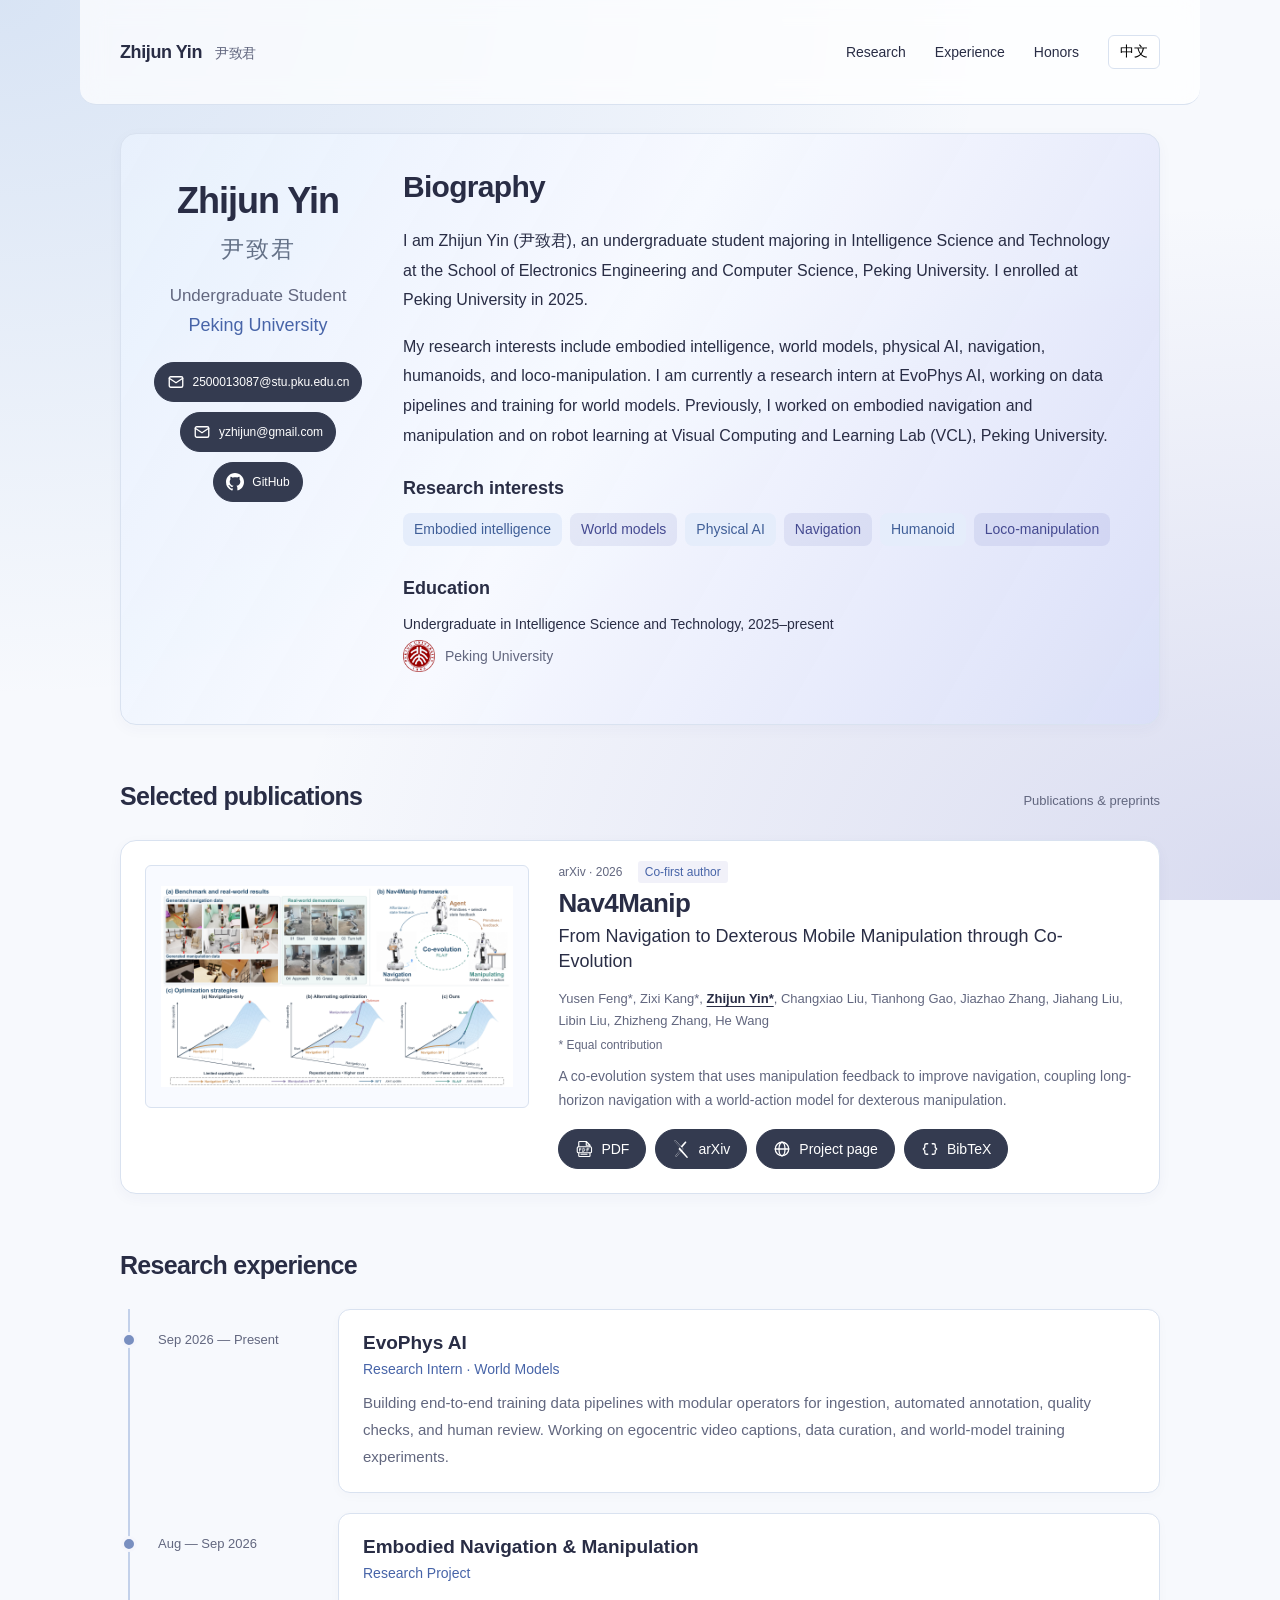
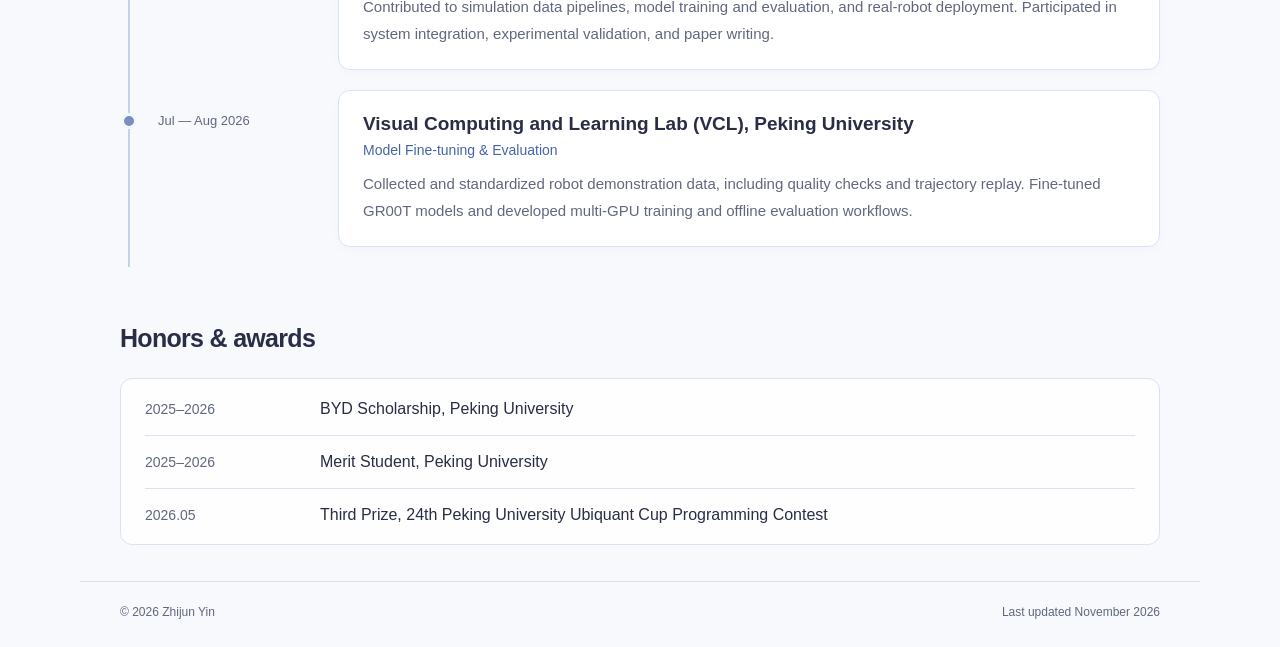
<file: index.html>
<!doctype html>
<html lang="en">
  <head>
    <meta charset="utf-8" />
    <meta name="viewport" content="width=device-width, initial-scale=1" />
    <title>Zhijun Yin · Peking University</title>
    <meta
      name="description"
      content="Zhijun Yin, undergraduate at Peking University. Research in embodied intelligence, world models, physical AI, navigation, humanoids, and loco-manipulation. Co-first author of Nav4Manip."
    />
    <meta name="theme-color" content="#4764a8" />
    <link rel="stylesheet" href="style.css?v=education-preview-4" />
    <script src="script.js?v=copy-fade-1" defer></script>
  </head>
  <body>
    <a class="skip" href="#main">Skip to content</a>
    <header class="header wrap">
      <a class="wordmark" href="#">Zhijun Yin<span>尹致君</span></a>
      <nav aria-label="Main navigation">
        <a href="#research" data-en="Research" data-zh="研究">Research</a>
        <a href="#experience" data-en="Experience" data-zh="经历">Experience</a>
        <a href="#awards" data-en="Honors" data-zh="荣誉">Honors</a>
        <button id="language" aria-label="Switch to Chinese">中文</button>
      </nav>
    </header>
    <main id="main" class="wrap">
      <section class="intro" aria-labelledby="name">
        <aside class="profile">
          <h1 id="name">Zhijun Yin<span>尹致君</span></h1>
          <p class="role" data-en="Undergraduate Student" data-zh="本科生">
            Undergraduate Student
          </p>
          <a
            class="affiliation"
            href="https://www.pku.edu.cn/"
            data-en="Peking University"
            data-zh="北京大学"
            >Peking University</a
          >
          <div class="profile-links">
            <a href="mailto:2500013087@stu.pku.edu.cn"
              ><svg
                viewBox="0 0 24 24"
                width="18"
                height="18"
                fill="none"
                stroke="currentColor"
                stroke-width="1.8"
                stroke-linecap="round"
                stroke-linejoin="round"
                aria-hidden="true"
              >
                <rect x="3" y="5" width="18" height="14" rx="2" />
                <path d="m3 7 9 6 9-6" /></svg
              ><span>2500013087@stu.pku.edu.cn</span></a
            >
            <a href="mailto:yzhijun@gmail.com"
              ><svg
                viewBox="0 0 24 24"
                width="18"
                height="18"
                fill="none"
                stroke="currentColor"
                stroke-width="1.8"
                stroke-linecap="round"
                stroke-linejoin="round"
                aria-hidden="true"
              >
                <rect x="3" y="5" width="18" height="14" rx="2" />
                <path d="m3 7 9 6 9-6" /></svg
              ><span>yzhijun@gmail.com</span></a
            >
            <a href="https://github.com/zhijun-yin"
              ><img
                class="brand-icon"
                src="assets/github.svg"
                width="18"
                height="18"
                alt=""
              /><span>GitHub</span></a
            >
          </div>
        </aside>
        <div class="biography">
          <h2 data-en="Biography" data-zh="个人简介">Biography</h2>
          <p
            class="bio"
            data-en="I am Zhijun Yin (尹致君), an undergraduate student majoring in Intelligence Science and Technology at the School of Electronics Engineering and Computer Science, Peking University. I enrolled at Peking University in 2025."
            data-zh="我是尹致君，北京大学信息科学技术学院智能科学与技术专业 2025 级本科生。"
          >
            I am Zhijun Yin (尹致君), an undergraduate student majoring in
            Intelligence Science and Technology at the School of Electronics
            Engineering and Computer Science, Peking University. I enrolled at
            Peking University in 2025.
          </p>
          <p
            class="bio"
            data-en="My research interests include embodied intelligence, world models, physical AI, navigation, humanoids, and loco-manipulation. I am currently a research intern at EvoPhys AI, working on data pipelines and training for world models. Previously, I worked on embodied navigation and manipulation and on robot learning at Visual Computing and Learning Lab (VCL), Peking University."
            data-zh="我的研究兴趣包括具身智能、世界模型、物理人工智能、导航、人形机器人与移动操作。目前，我在 EvoPhys AI 从事科研实习，参与世界模型的数据管线建设与训练。此前，我参与了具身导航与操作项目，并在北京大学可视计算与学习实验室（VCL）开展机器人学习相关研究。"
          >
            My research interests include embodied intelligence, world models,
            physical AI, navigation, humanoids, and loco-manipulation. I am
            currently a research intern at EvoPhys AI, working on data pipelines
            and training for world models. Previously, I worked on embodied
            navigation and manipulation and on robot learning at Visual
            Computing and Learning Lab (VCL), Peking University.
          </p>
          <div class="bio-details">
            <div>
              <h3 data-en="Research interests" data-zh="研究兴趣">
                Research interests
              </h3>
              <ul>
                <li data-en="Embodied intelligence" data-zh="具身智能">
                  Embodied intelligence
                </li>
                <li data-en="World models" data-zh="世界模型">World models</li>
                <li data-en="Physical AI" data-zh="物理人工智能">
                  Physical AI
                </li>
                <li data-en="Navigation" data-zh="导航">Navigation</li>
                <li data-en="Humanoid" data-zh="人形机器人">Humanoid</li>
                <li data-en="Loco-manipulation" data-zh="移动操作">
                  Loco-manipulation
                </li>
              </ul>
            </div>
            <div>
              <h3 data-en="Education" data-zh="教育背景">Education</h3>
              <p
                data-en="Undergraduate in Intelligence Science and Technology, 2025–present"
                data-zh="智能科学与技术本科，2025 年至今"
              >
                Undergraduate in Intelligence Science and Technology,
                2025–present
              </p>
              <p class="secondary school-name">
                <img
                  class="school-logo"
                  src="assets/pku-logo.png"
                  width="32"
                  height="32"
                  alt=""
                /><span data-en="Peking University" data-zh="北京大学"
                  >Peking University</span
                >
              </p>
            </div>
          </div>
        </div>
      </section>
      <section id="research" class="section">
        <div class="section-head">
          <h2 data-en="Selected publications" data-zh="论文成果">
            Selected publications
          </h2>
          <span data-en="Publications & preprints" data-zh="论文与预印本"
            >Publications & preprints</span
          >
        </div>
        <article class="publication">
          <a
            class="paper-image"
            href="https://arxiv.org/pdf/2611.34655"
            aria-label="Read the Nav4Manip paper"
            ><img
              src="assets/nav4manip.png"
              width="794"
              height="452"
              alt="Nav4Manip framework showing navigation and manipulation co-evolution, benchmark demonstrations, and optimization strategies"
          /></a>
          <div class="paper-content">
            <p class="paper-meta">
              arXiv · 2026
              <span data-en="Co-first author" data-zh="共同第一作者"
                >Co-first author</span
              >
            </p>
            <h3><a href="https://arxiv.org/abs/2611.34655">Nav4Manip</a></h3>
            <p class="paper-subtitle">
              From Navigation to Dexterous Mobile Manipulation through
              Co-Evolution
            </p>
            <p class="authors">
              Yusen Feng*, Zixi Kang*, <strong>Zhijun Yin*</strong>, Changxiao
              Liu, Tianhong Gao, Jiazhao Zhang, Jiahang Liu, Libin Liu, Zhizheng
              Zhang, He Wang
            </p>
            <p
              class="equal"
              data-en="* Equal contribution"
              data-zh="* 同等贡献"
            >
              * Equal contribution
            </p>
            <p
              class="paper-description"
              data-en="A co-evolution system that uses manipulation feedback to improve navigation, coupling long-horizon navigation with a world-action model for dexterous manipulation."
              data-zh="利用操作反馈改进导航的协同进化系统，将长程导航与用于灵巧操作的世界动作模型相结合。"
            >
              A co-evolution system that uses manipulation feedback to improve
              navigation, coupling long-horizon navigation with a world-action
              model for dexterous manipulation.
            </p>
            <div class="paper-links">
              <a href="https://arxiv.org/pdf/2611.34655"
                ><svg
                  class="pdf-icon"
                  viewBox="0 0 24 24"
                  width="18"
                  height="18"
                  fill="none"
                  stroke="currentColor"
                  stroke-width="1.5"
                  stroke-linecap="round"
                  stroke-linejoin="round"
                  aria-hidden="true"
                  focusable="false"
                >
                  <path
                    d="M5 9V3a1 1 0 0 1 1-1h9l5 5v2M20 17v4a1 1 0 0 1-1 1H6a1 1 0 0 1-1-1v-4M15 2v5h5M8 19h8"
                  />
                  <rect x="3" y="9" width="19" height="8" rx="1.5" />
                  <path
                    stroke-width="1"
                    d="M6 15v-4h1.2a1 1 0 0 1 0 2H6M10.5 15v-4h1c2 0 2 4 0 4h-1ZM16 15v-4h2.5M16 13h2"
                  /></svg
                ><span>PDF</span></a
              >
              <a class="arxiv-button" href="https://arxiv.org/abs/2611.34655"
                ><img
                  class="brand-icon"
                  src="assets/arxiv-icon.svg"
                  width="18"
                  height="22"
                  alt=""
                /><span>arXiv</span></a
              >
              <a href="https://Nav4Manip-web.github.io/"
                ><svg
                  viewBox="0 0 24 24"
                  width="18"
                  height="18"
                  fill="none"
                  stroke="currentColor"
                  stroke-width="1.7"
                  stroke-linecap="round"
                  stroke-linejoin="round"
                  aria-hidden="true"
                  focusable="false"
                >
                  <circle cx="12" cy="12" r="9" />
                  <ellipse cx="12" cy="12" rx="4" ry="9" />
                  <path d="M3 12h18" /></svg
                ><span data-en="Project page" data-zh="项目主页"
                  >Project page</span
                ></a
              >
              <button
                id="citation-toggle"
                aria-expanded="false"
                aria-controls="citation"
              >
                <svg
                  viewBox="0 0 24 24"
                  width="18"
                  height="18"
                  fill="none"
                  stroke="currentColor"
                  stroke-width="1.7"
                  stroke-linecap="round"
                  stroke-linejoin="round"
                  aria-hidden="true"
                  focusable="false"
                >
                  <path
                    d="M9 5H7a2 2 0 0 0-2 2v3l-2 2 2 2v3a2 2 0 0 0 2 2h2M15 5h2a2 2 0 0 1 2 2v3l2 2-2 2v3a2 2 0 0 1-2 2h-2"
                  /></svg
                ><span>BibTeX</span>
              </button>
            </div>
          </div>
          <div id="citation" hidden>
            <div class="citation-toolbar">
              <span data-en="Cite this work" data-zh="引用此论文"
                >Cite this work</span
              ><button id="copy-citation" data-en="Copy" data-zh="复制">
                Copy</button
              ><span id="copy-status" role="status"></span>
            </div>
            <pre><code>@misc{feng2026nav4manip,
  title={Nav4Manip: From Navigation to Dexterous Mobile Manipulation through Co-Evolution},
  author={Yusen Feng and Zixi Kang and Zhijun Yin and Changxiao Liu and Tianhong Gao and Jiazhao Zhang and Jiahang Liu and Libin Liu and Zhizheng Zhang and He Wang},
  year={2026},
  eprint={2611.34655},
  archivePrefix={arXiv},
  primaryClass={cs.RO},
  url={https://arxiv.org/abs/2611.34655}
}</code></pre>
          </div>
        </article>
      </section>
      <section id="experience" class="section">
        <div class="section-head">
          <h2 data-en="Research experience" data-zh="科研经历">
            Research experience
          </h2>
        </div>
        <div class="experience-row">
          <p class="date" data-en="Sep 2026 — Present" data-zh="2026.09 — 至今">
            Sep 2026 — Present
          </p>
          <div>
            <h3>EvoPhys AI</h3>
            <p
              class="position"
              data-en="Research Intern · World Models"
              data-zh="科研实习 · 世界模型"
            >
              Research Intern · World Models
            </p>
            <p
              data-en="Building end-to-end training data pipelines with modular operators for ingestion, automated annotation, quality checks, and human review. Working on egocentric video captions, data curation, and world-model training experiments."
              data-zh="搭建端到端训练数据管线，以模块化算子串联数据接入、自动标注、质量校验与人工复审。参与第一视角视频描述、数据清洗与世界模型训练实验。"
            >
              Building end-to-end training data pipelines with modular operators
              for ingestion, automated annotation, quality checks, and human
              review. Working on egocentric video captions, data curation, and
              world-model training experiments.
            </p>
          </div>
        </div>
        <div class="experience-row">
          <p class="date" data-en="Aug — Sep 2026" data-zh="2026.08 — 2026.09">
            Aug — Sep 2026
          </p>
          <div>
            <h3
              data-en="Embodied Navigation & Manipulation"
              data-zh="具身导航与操作项目"
            >
              Embodied Navigation & Manipulation
            </h3>
            <p class="position" data-en="Research Project" data-zh="科研项目">
              Research Project
            </p>
            <p
              data-en="Contributed to simulation data pipelines, model training and evaluation, and real-robot deployment. Participated in system integration, experimental validation, and paper writing."
              data-zh="参与仿真数据管线搭建、模型训练与评测、真机部署，完成系统联调、实验验证与论文撰写。"
            >
              Contributed to simulation data pipelines, model training and
              evaluation, and real-robot deployment. Participated in system
              integration, experimental validation, and paper writing.
            </p>
          </div>
        </div>
        <div class="experience-row">
          <p class="date" data-en="Jul — Aug 2026" data-zh="2026.07 — 2026.08">
            Jul — Aug 2026
          </p>
          <div>
            <h3
              data-en="Visual Computing and Learning Lab (VCL), Peking University"
              data-zh="北京大学可视计算与学习实验室（VCL）"
            >
              Visual Computing and Learning Lab (VCL), Peking University
            </h3>
            <p
              class="position"
              data-en="Model Fine-tuning & Evaluation"
              data-zh="模型微调与评测"
            >
              Model Fine-tuning & Evaluation
            </p>
            <p
              data-en="Collected and standardized robot demonstration data, including quality checks and trajectory replay. Fine-tuned GR00T models and developed multi-GPU training and offline evaluation workflows."
              data-zh="采集并标准化机器人示范数据，开展质量检查与轨迹回放。基于 GR00T 进行模型微调，搭建多卡训练及离线评测流程。"
            >
              Collected and standardized robot demonstration data, including
              quality checks and trajectory replay. Fine-tuned GR00T models and
              developed multi-GPU training and offline evaluation workflows.
            </p>
          </div>
        </div>
      </section>
      <section id="awards" class="section awards">
        <h2 data-en="Honors & awards" data-zh="奖学金与竞赛荣誉">
          Honors & awards
        </h2>
        <ul class="honors-list">
          <li>
            <time>2025–2026</time
            ><span
              data-en="BYD Scholarship, Peking University"
              data-zh="北京大学比亚迪奖学金，2025–2026 学年"
              >BYD Scholarship, Peking University</span
            >
          </li>
          <li>
            <time>2025–2026</time
            ><span
              data-en="Merit Student, Peking University"
              data-zh="北京大学三好学生，2025–2026 学年"
              >Merit Student, Peking University</span
            >
          </li>
          <li>
            <time>2026.05</time
            ><span
              data-en="Third Prize, 24th Peking University Ubiquant Cup Programming Contest"
              data-zh="北京大学第二十四届“九坤杯”程序设计竞赛三等奖"
              >Third Prize, 24th Peking University Ubiquant Cup Programming
              Contest</span
            >
          </li>
        </ul>
      </section>
    </main>
    <footer class="wrap">
      <span>© 2026 Zhijun Yin</span
      ><span data-en="Last updated November 2026" data-zh="更新于 2026 年 11 月"
        >Last updated November 2026</span
      >
    </footer>
  </body>
</html>
</file>
<file: style.css>
:root {
  --ink: #292d45;
  --muted: #62677f;
  --blue: #4764a8;
  --line: #d9e2f0;
  --tint: rgba(62, 65, 168, 0.08);
  font-family: Inter, "Segoe UI", "Microsoft YaHei", sans-serif;
  color: var(--ink);
  font-size: 16px;
  background: #fff;
  scroll-behavior: smooth;
}
* {
  box-sizing: border-box;
}
body {
  margin: 0;
  background:
    radial-gradient(
      ellipse at top left,
      rgba(42, 108, 196, 0.15),
      transparent 55%
    ),
    radial-gradient(
      ellipse at bottom right,
      rgba(57, 62, 170, 0.16),
      transparent 55%
    ),
    #f7f9fd;
  background-attachment: fixed;
}
a {
  color: inherit;
  text-decoration: none;
}
a:hover {
  color: var(--blue);
}
button {
  font: inherit;
  cursor: pointer;
}
a:focus-visible,
button:focus-visible {
  outline: 3px solid #718ef5;
  outline-offset: 5px;
}
.wrap {
  max-width: 1120px;
  margin: auto;
  padding-left: 40px;
  padding-right: 40px;
}
.header {
  display: flex;
  align-items: center;
  justify-content: space-between;
  min-height: 105px;
  border-bottom: 1px solid var(--line);
}
.wordmark {
  font-size: 18px;
  font-weight: 650;
  letter-spacing: -0.4px;
}
.wordmark span {
  margin-left: 13px;
  font-size: 14px;
  color: var(--muted);
  font-weight: 400;
}
nav {
  display: flex;
  align-items: center;
  gap: 29px;
  font-size: 14px;
}
nav button {
  border: 1px solid var(--line);
  border-radius: 6px;
  background: white;
  padding: 7px 11px;
  font-size: 14px;
}
.intro {
  display: grid;
  grid-template-columns: 1fr 270px;
  gap: 70px;
  padding: 82px 0 65px;
}
.eyebrow {
  font-size: 12px;
  font-weight: 650;
  letter-spacing: 2.4px;
  color: var(--blue);
  margin: 0 0 22px;
}
h1 {
  font-size: 64px;
  line-height: 1.12;
  letter-spacing: -3px;
  margin: 0 0 19px;
  font-weight: 650;
}
h1 span {
  display: inline-block;
  font-size: 25px;
  letter-spacing: 2px;
  margin-left: 20px;
  font-weight: 400;
  color: #647187;
}
.role {
  font-size: 16px;
  margin: 0 0 27px;
  color: var(--muted);
}
.bio {
  font-size: 17px;
  line-height: 1.8;
  margin: 0 0 15px;
}
.secondary {
  color: var(--muted);
}
.links {
  display: flex;
  align-items: center;
  gap: 25px;
  margin-top: 30px;
  font-size: 14px;
  font-weight: 600;
}
.links .primary {
  color: white;
  background: var(--blue);
  padding: 12px 18px;
  border-radius: 5px;
}
.links .primary:hover {
  background: #173bb6;
}
.news {
  display: flex;
  gap: 29px;
  align-items: baseline;
  border-top: 1px solid var(--line);
  border-bottom: 1px solid var(--line);
  padding: 20px 0;
}
.news time {
  font-size: 12px;
  letter-spacing: 1px;
  font-weight: 650;
  color: var(--blue);
  white-space: nowrap;
}
.news p {
  font-size: 14px;
  line-height: 1.7;
  margin: 0;
  color: var(--muted);
}
.section {
  padding-top: 57px;
  scroll-margin-top: 30px;
}
.section-head {
  display: flex;
  justify-content: space-between;
  align-items: baseline;
  margin-bottom: 29px;
}
.section-head span {
  font-size: 13px;
  color: var(--muted);
}
h2 {
  font-size: 25px;
  letter-spacing: -0.7px;
  font-weight: 600;
  margin: 0;
}
h3 {
  margin: 0;
  font-size: 19px;
  font-weight: 600;
}
.publication {
  display: grid;
  grid-template-columns: 360px 1fr;
  gap: 29px;
}
.paper-image {
  display: flex;
  align-items: center;
  background: #f8faff;
  border: 1px solid var(--line);
  padding: 15px;
  align-self: start;
  min-height: 243px;
  border-radius: 6px;
}
.paper-image img {
  display: block;
  width: 100%;
  height: auto;
}
.paper-meta {
  font-size: 12px;
  color: var(--muted);
  margin: 0 0 9px;
}
.paper-meta span {
  margin-left: 12px;
  color: var(--blue);
  background: #edf1ff;
  border-radius: 3px;
  padding: 4px 7px;
}
.paper-content h3 {
  font-size: 26px;
  letter-spacing: -0.6px;
}
.paper-subtitle {
  margin: 5px 0 13px;
  line-height: 1.4;
  font-size: 18px;
  font-weight: 500;
}
.authors {
  font-size: 13px;
  line-height: 1.7;
  color: var(--muted);
  margin: 0;
}
.authors strong {
  color: var(--ink);
  text-decoration: underline;
  text-underline-offset: 3px;
}
.equal {
  font-size: 12px;
  color: var(--muted);
  margin: 6px 0 13px;
}
.paper-description {
  font-size: 14px;
  line-height: 1.7;
  margin: 0 0 17px;
  color: var(--muted);
}
.paper-links {
  display: flex;
  gap: 9px;
  flex-wrap: wrap;
}
.paper-links a,
.paper-links button {
  font-size: 12px;
  font-weight: 600;
  border: 1px solid #ccd6eb;
  background: white;
  color: var(--blue);
  padding: 6px 11px;
  border-radius: 4px;
}
.paper-links a:hover,
.paper-links button:hover {
  background: var(--tint);
}
#citation {
  grid-column: 1/-1;
  min-width: 0;
  background: var(--tint);
  padding: 20px;
  border-radius: 6px;
}
.citation-toolbar {
  display: grid;
  grid-template-columns: minmax(0, 1fr) auto;
  align-items: center;
  gap: 10px 16px;
  font-size: 14px;
}
#copy-citation {
  justify-self: end;
  color: var(--blue);
  font-weight: 600;
  min-height: 36px;
}
#copy-citation:hover {
  background: var(--tint);
}
#copy-status {
  grid-column: 1 / -1;
  text-align: right;
  color: var(--blue);
}
#copy-status:empty {
  display: none;
}
.citation-toolbar button {
  border: 1px solid var(--line);
  padding: 6px 10px;
  background: white;
  border-radius: 4px;
  font-size: 13px;
}
pre {
  white-space: pre-wrap;
  overflow-wrap: anywhere;
  font-size: 12px;
  line-height: 1.6;
}
.experience-row {
  display: grid;
  grid-template-columns: 190px 1fr;
  gap: 25px;
  padding: 25px 0;
  border-top: 1px solid var(--line);
}
.date {
  font-size: 13px;
  color: var(--muted);
  margin: 3px 0 0;
}
.position {
  font-size: 14px;
  color: var(--blue);
  margin: 7px 0 12px;
}
.experience-row div > p:last-child {
  font-size: 15px;
  line-height: 1.8;
  color: var(--muted);
  margin: 0;
}
.awards ul {
  list-style: none;
  margin: 0;
  padding: 0;
}
.awards li {
  display: flex;
  gap: 15px;
  justify-content: space-between;
  font-size: 14px;
  line-height: 1.6;
  margin-bottom: 17px;
}
.awards time {
  font-size: 12px;
  white-space: nowrap;
  color: var(--muted);
  padding-top: 2px;
}
.contact {
  margin: 65px 0 0;
  padding: 35px 0;
  border-top: 1px solid var(--line);
  display: flex;
  justify-content: space-between;
  gap: 35px;
  scroll-margin-top: 30px;
}
.contact .eyebrow {
  margin-bottom: 13px;
}
.contact h2 {
  font-size: 31px;
}
.contact p:last-child {
  font-size: 14px;
  color: var(--muted);
  line-height: 1.7;
  max-width: 390px;
}
.contact-links {
  display: flex;
  flex-direction: column;
  justify-content: center;
  gap: 13px;
  font-size: 14px;
  color: var(--blue);
}
footer {
  display: flex;
  justify-content: space-between;
  font-size: 12px;
  color: var(--muted);
  border-top: 1px solid var(--line);
  padding-top: 23px;
  padding-bottom: 28px;
}
.skip {
  position: absolute;
  left: 15px;
  top: -80px;
  background: white;
  padding: 10px;
  z-index: 10;
}
.skip:focus {
  top: 10px;
}
html[lang="zh-CN"] h1 {
  letter-spacing: -1.5px;
}
html[lang="zh-CN"] .bio {
  line-height: 1.95;
}
@media (min-width: 1450px) {
  .wrap {
    max-width: 1220px;
  }
  .intro {
    grid-template-columns: 1fr 290px;
    gap: 100px;
    padding-top: 95px;
  }
  .publication {
    grid-template-columns: 400px 1fr;
  }
}
@media (max-width: 850px) {
  .wrap {
    padding-left: 26px;
    padding-right: 26px;
  }
  .intro {
    gap: 32px;
    grid-template-columns: 1fr 215px;
    padding: 55px 0;
  }
  h1 {
    font-size: 49px;
  }
  h1 span {
    font-size: 21px;
    display: block;
    margin: 12px 0 0;
  }
  .publication {
    grid-template-columns: 290px 1fr;
    gap: 23px;
  }
  .experience-row {
    grid-template-columns: 150px 1fr;
  }
}
@media (max-width: 650px) {
  .wrap {
    padding-left: 23px;
    padding-right: 23px;
  }
  .header {
    min-height: 85px;
    align-items: flex-start;
    padding-top: 22px;
    padding-bottom: 18px;
    gap: 16px;
  }
  .wordmark {
    font-size: 16px;
    white-space: nowrap;
  }
  .wordmark span {
    display: none;
  }
  nav {
    gap: 13px;
    font-size: 12px;
  }
  nav button {
    font-size: 12px;
    padding: 4px 7px;
  }
  .intro {
    display: block;
    padding: 42px 0 30px;
  }
  h1 {
    font-size: 50px;
  }
  h1 span {
    display: inline-block;
    font-size: 20px;
    margin: 0 0 0 12px;
  }
  .role {
    line-height: 1.7;
    font-size: 14px;
  }
  .bio {
    font-size: 16px;
  }
  .news {
    gap: 17px;
  }
  .news time {
    font-size: 11px;
  }
  .news p {
    font-size: 13px;
  }
  .section {
    padding-top: 40px;
  }
  .section-head {
    display: block;
    margin-bottom: 24px;
  }
  .section-head span {
    display: block;
    margin-top: 8px;
  }
  h2 {
    font-size: 24px;
  }
  .publication {
    grid-template-columns: 1fr;
    gap: 24px;
  }
  .paper-image {
    min-height: 0;
    padding: 12px;
  }
  .paper-subtitle {
    font-size: 18px;
  }
  .experience-row {
    grid-template-columns: 1fr;
    gap: 12px;
    padding: 23px 0;
  }
  .contact {
    display: block;
    margin-top: 35px;
    padding-top: 30px;
  }
  .contact-links {
    margin: 25px 0 5px;
  }
  footer {
    gap: 20px;
    font-size: 11px;
  }
  .links {
    gap: 21px;
  }
  h3 {
    font-size: 18px;
  }
}
@media (prefers-reduced-motion: reduce) {
  :root {
    scroll-behavior: auto;
  }
}

/* Academic profile and biographical details. */
.intro {
  grid-template-columns: 245px minmax(0, 1fr);
  gap: 64px;
  padding: 60px 0 45px;
}
.profile {
  text-align: center;
  padding-top: 8px;
}
.profile h1 {
  font-size: 36px;
  letter-spacing: -1px;
  line-height: 1.25;
}
.profile h1 span {
  display: block;
  margin: 12px 0 0;
  font-size: 23px;
  letter-spacing: 2px;
}
.profile .role {
  margin: 22px 0 9px;
  font-size: 17px;
}
.affiliation {
  color: var(--blue);
  font-size: 18px;
}
.profile-links {
  display: flex;
  flex-direction: column;
  gap: 13px;
  margin-top: 26px;
  font-size: 14px;
  color: var(--blue);
}
.biography h2 {
  font-size: 30px;
  margin-bottom: 22px;
}
.bio {
  font-size: 16px;
  line-height: 1.85;
  margin-bottom: 17px;
}
.bio-details {
  display: grid;
  grid-template-columns: 1fr;
  gap: 32px;
  margin-top: 28px;
}
.bio-details h3 {
  margin-bottom: 14px;
  font-size: 18px;
}
.bio-details ul {
  padding-left: 19px;
  margin: 0;
  font-size: 14px;
  line-height: 1.9;
}
.bio-details p {
  margin: 0 0 4px;
  font-size: 14px;
  line-height: 1.65;
}
.bio-details p.secondary {
  margin-bottom: 16px;
}
.awards h2,
.service h2 {
  margin-bottom: 25px;
}
.awards .honors-list {
  list-style: none;
  padding: 0;
  margin: 0 0 27px;
}
.awards .honors-list li {
  display: grid;
  grid-template-columns: 150px 1fr;
  gap: 25px;
  padding: 13px 0;
  margin: 0;
  border-top: 1px solid var(--line);
  font-size: 16px;
}
.awards .honors-list time {
  font-size: 14px;
}
.awards h3 {
  margin-bottom: 16px;
}
.awards .sports-list,
.service ul {
  list-style: disc;
  margin: 0;
  padding-left: 21px;
}
.awards .sports-list li,
.service li {
  display: list-item;
  font-size: 16px;
  line-height: 1.8;
  margin-bottom: 12px;
  padding-left: 4px;
}
.service {
  padding-top: 35px;
}
@media (max-width: 850px) {
  .intro {
    grid-template-columns: 200px minmax(0, 1fr);
    gap: 30px;
  }
  .bio-details {
    grid-template-columns: 1fr;
    gap: 20px;
  }
}
@media (max-width: 650px) {
  .header {
    flex-wrap: wrap;
  }
  nav {
    gap: 16px;
  }
  .intro {
    display: block;
    padding-top: 32px;
  }
  .profile {
    text-align: left;
    padding-bottom: 30px;
    border-bottom: 1px solid var(--line);
    margin-bottom: 30px;
  }
  .profile h1 span {
    display: inline-block;
    margin: 0 0 0 16px;
    font-size: 22px;
  }
  .profile-links {
    flex-direction: row;
    flex-wrap: wrap;
    gap: 22px;
    margin-top: 18px;
  }
  .biography h2 {
    font-size: 26px;
  }
  .bio-details {
    grid-template-columns: 1fr;
    gap: 22px;
  }
  .awards .honors-list li {
    grid-template-columns: 1fr;
    gap: 4px;
  }
}
@media (max-width: 380px) {
  .bio-details {
    grid-template-columns: 1fr;
  }
}

/* Soft Lavender Blue surfaces and research timeline. */
.header {
  background: rgba(255, 255, 255, 0.72);
  backdrop-filter: blur(12px);
  -webkit-backdrop-filter: blur(12px);
  border-radius: 0 0 16px 16px;
}
.intro {
  margin-top: 28px;
  padding: 36px 32px;
  gap: 40px;
  grid-template-columns: 210px minmax(0, 1fr);
  background: linear-gradient(
    120deg,
    rgba(232, 241, 253, 0.92) 0%,
    rgba(247, 249, 255, 0.96) 45%,
    rgba(218, 223, 248, 0.94) 100%
  );
  border: 1px solid var(--line);
  border-radius: 16px;
  box-shadow: 0 4px 15px rgba(69, 67, 121, 0.035);
}
.bio-details ul {
  display: flex;
  flex-wrap: wrap;
  gap: 8px;
  list-style: none;
  padding: 0;
}
.bio-details li {
  padding: 6px 11px;
  border-radius: 8px;
  background: #e5edfb;
  color: #405f98;
  font-size: 14px;
  line-height: 1.5;
}
.bio-details li:nth-child(even) {
  background: rgba(62, 65, 168, 0.09);
  color: #454a91;
}
.publication {
  background: #fff;
  padding: 24px;
  border: 1px solid var(--line);
  border-radius: 16px;
  box-shadow: 0 4px 14px rgba(57, 54, 106, 0.04);
  grid-template-columns: minmax(240px, 0.8fr) minmax(0, 1.2fr);
  transition:
    transform 200ms ease,
    box-shadow 200ms ease;
}
.paper-meta span {
  color: var(--blue);
  background: rgba(62, 65, 168, 0.07);
}
.paper-links a,
.paper-links button {
  border-color: var(--line);
}
.experience-row {
  position: relative;
  margin-left: 8px;
  padding: 0 0 20px 28px;
  border: 0;
  border-left: 2px solid #c3d1ea;
  grid-template-columns: 155px minmax(0, 1fr);
  align-items: start;
}
.experience-row::before {
  content: "";
  position: absolute;
  width: 10px;
  height: 10px;
  border-radius: 50%;
  background: #798fc0;
  border: 3px solid #f5f6fc;
  left: -9px;
  top: 23px;
}
.experience-row > .date {
  padding-top: 20px;
}
.experience-row > div {
  padding: 22px 24px;
  background: #fff;
  border: 1px solid var(--line);
  border-radius: 12px;
  box-shadow: 0 3px 12px rgba(57, 54, 106, 0.025);
  transition:
    transform 200ms ease,
    box-shadow 200ms ease;
}
.awards .honors-list {
  background: rgba(255, 255, 255, 0.85);
  border: 1px solid var(--line);
  border-radius: 12px;
  padding: 4px 24px;
}
.awards .honors-list li:first-child {
  border-top: 0;
}
footer {
  margin-top: 36px !important;
}
@media (hover: hover) and (prefers-reduced-motion: no-preference) {
  .publication:hover,
  .experience-row > div:hover {
    transform: translateY(-2px);
    box-shadow: 0 7px 20px rgba(57, 54, 106, 0.075);
  }
}
@media (max-width: 850px) {
  .intro {
    grid-template-columns: 180px minmax(0, 1fr);
    padding: 28px 24px;
    gap: 26px;
  }
  .publication {
    grid-template-columns: minmax(200px, 0.8fr) minmax(0, 1.2fr);
    padding: 20px;
  }
  .experience-row {
    grid-template-columns: 120px minmax(0, 1fr);
    gap: 16px;
  }
}
@media (max-width: 650px) {
  .intro {
    display: block;
    padding: 26px 20px;
    margin-top: 20px;
  }
  .bio-details,
  .publication,
  .experience-row {
    grid-template-columns: 1fr;
  }
  .publication {
    padding: 18px;
  }
  .experience-row {
    padding-left: 22px;
    gap: 12px;
  }
  .experience-row > .date {
    padding-top: 15px;
  }
  .experience-row::before {
    top: 20px;
  }
  .experience-row > div {
    padding: 19px;
  }
  .awards .honors-list {
    padding: 4px 18px;
  }
}

/* Icon-labelled publication actions. */
.paper-links {
  gap: 9px;
  align-items: center;
}
.paper-links a,
.paper-links button {
  display: inline-flex;
  align-items: center;
  justify-content: center;
  gap: 8px;
  min-height: 40px;
  padding: 9px 16px;
  border: 1px solid #343b50;
  border-radius: 999px;
  background: #343b50;
  color: #fff;
  font-size: 14px;
  font-weight: 500;
  line-height: 1.4;
  transition:
    background 200ms ease,
    border-color 200ms ease;
}
.paper-links svg {
  flex: 0 0 18px;
}
.paper-links a:hover,
.paper-links button:hover,
.paper-links button[aria-expanded="true"] {
  background: #4764a8;
  border-color: #4764a8;
  color: #fff;
}

.profile-links {
  align-items: center;
  gap: 10px;
}
.profile-links a {
  display: inline-flex;
  align-items: center;
  justify-content: center;
  gap: 8px;
  max-width: 100%;
  min-height: 40px;
  padding: 9px 12px;
  border: 1px solid #343b50;
  border-radius: 999px;
  background: #343b50;
  color: white;
  font-size: 12px;
  line-height: 1.5;
  transition: background 200ms ease;
}
.profile-links a:hover {
  background: #4764a8;
  border-color: #4764a8;
}
.profile-links svg,
.profile-links img {
  flex: 0 0 18px;
}
.profile-links span {
  overflow-wrap: anywhere;
}
.brand-icon,
.arxiv-button img {
  filter: brightness(0) invert(1);
}
.paper-links .arxiv-button {
  padding-top: 5px;
  padding-bottom: 5px;
}
@media (max-width: 650px) {
  .profile-links {
    justify-content: flex-start;
  }
}

.paper-links .arxiv-button {
  gap: 9px;
  padding: 7px 17px;
}
.arxiv-button span {
  font-family: inherit;
  font-size: 14px;
  line-height: 1.4;
  font-weight: 500;
}
.arxiv-button img {
  flex: 0 0 18px;
  width: 18px;
  height: 22px;
  object-fit: contain;
}

.paper-links .arxiv-button {
  gap: 8px;
  padding: 9px 16px;
}
.arxiv-button img {
  height: 18px;
}
.school-name {
  display: flex;
  align-items: center;
  gap: 10px;
}
.school-logo {
  width: 32px;
  height: 32px;
  flex: 0 0 32px;
  object-fit: contain;
}
</file>
